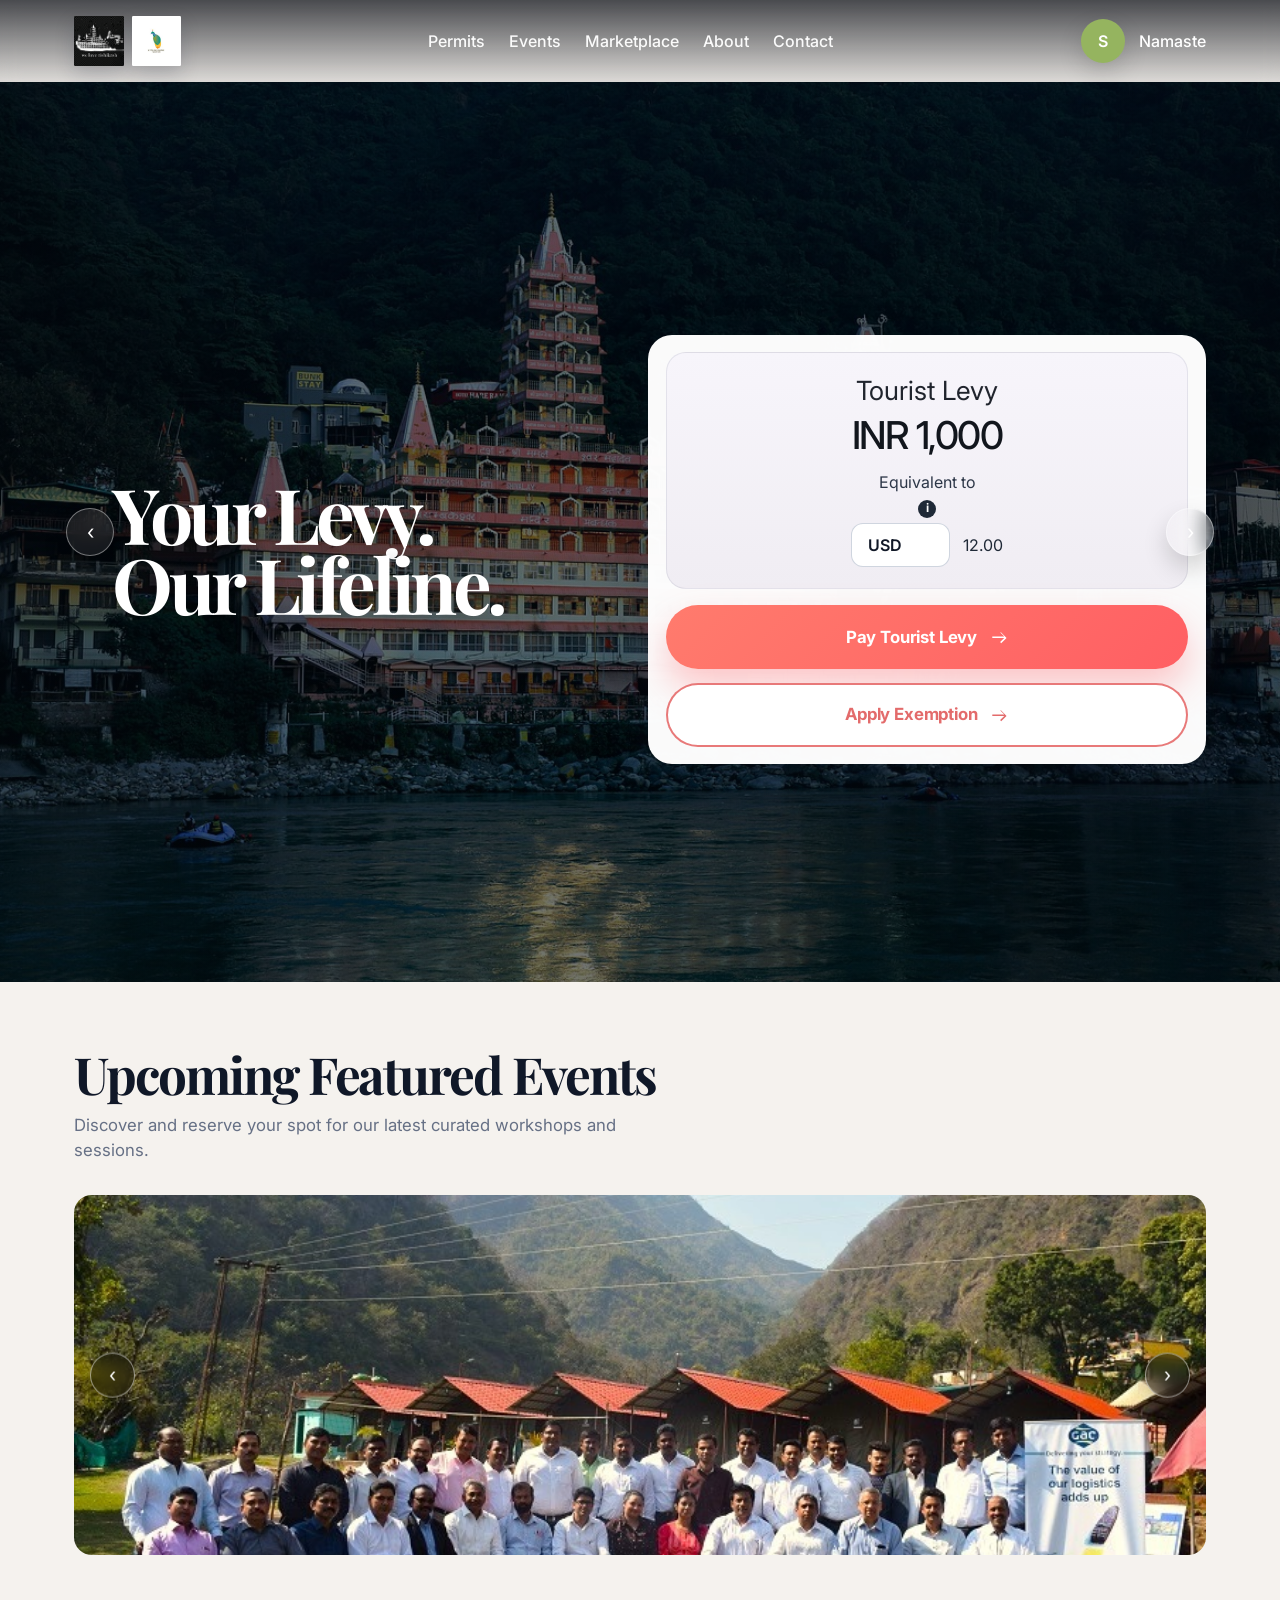
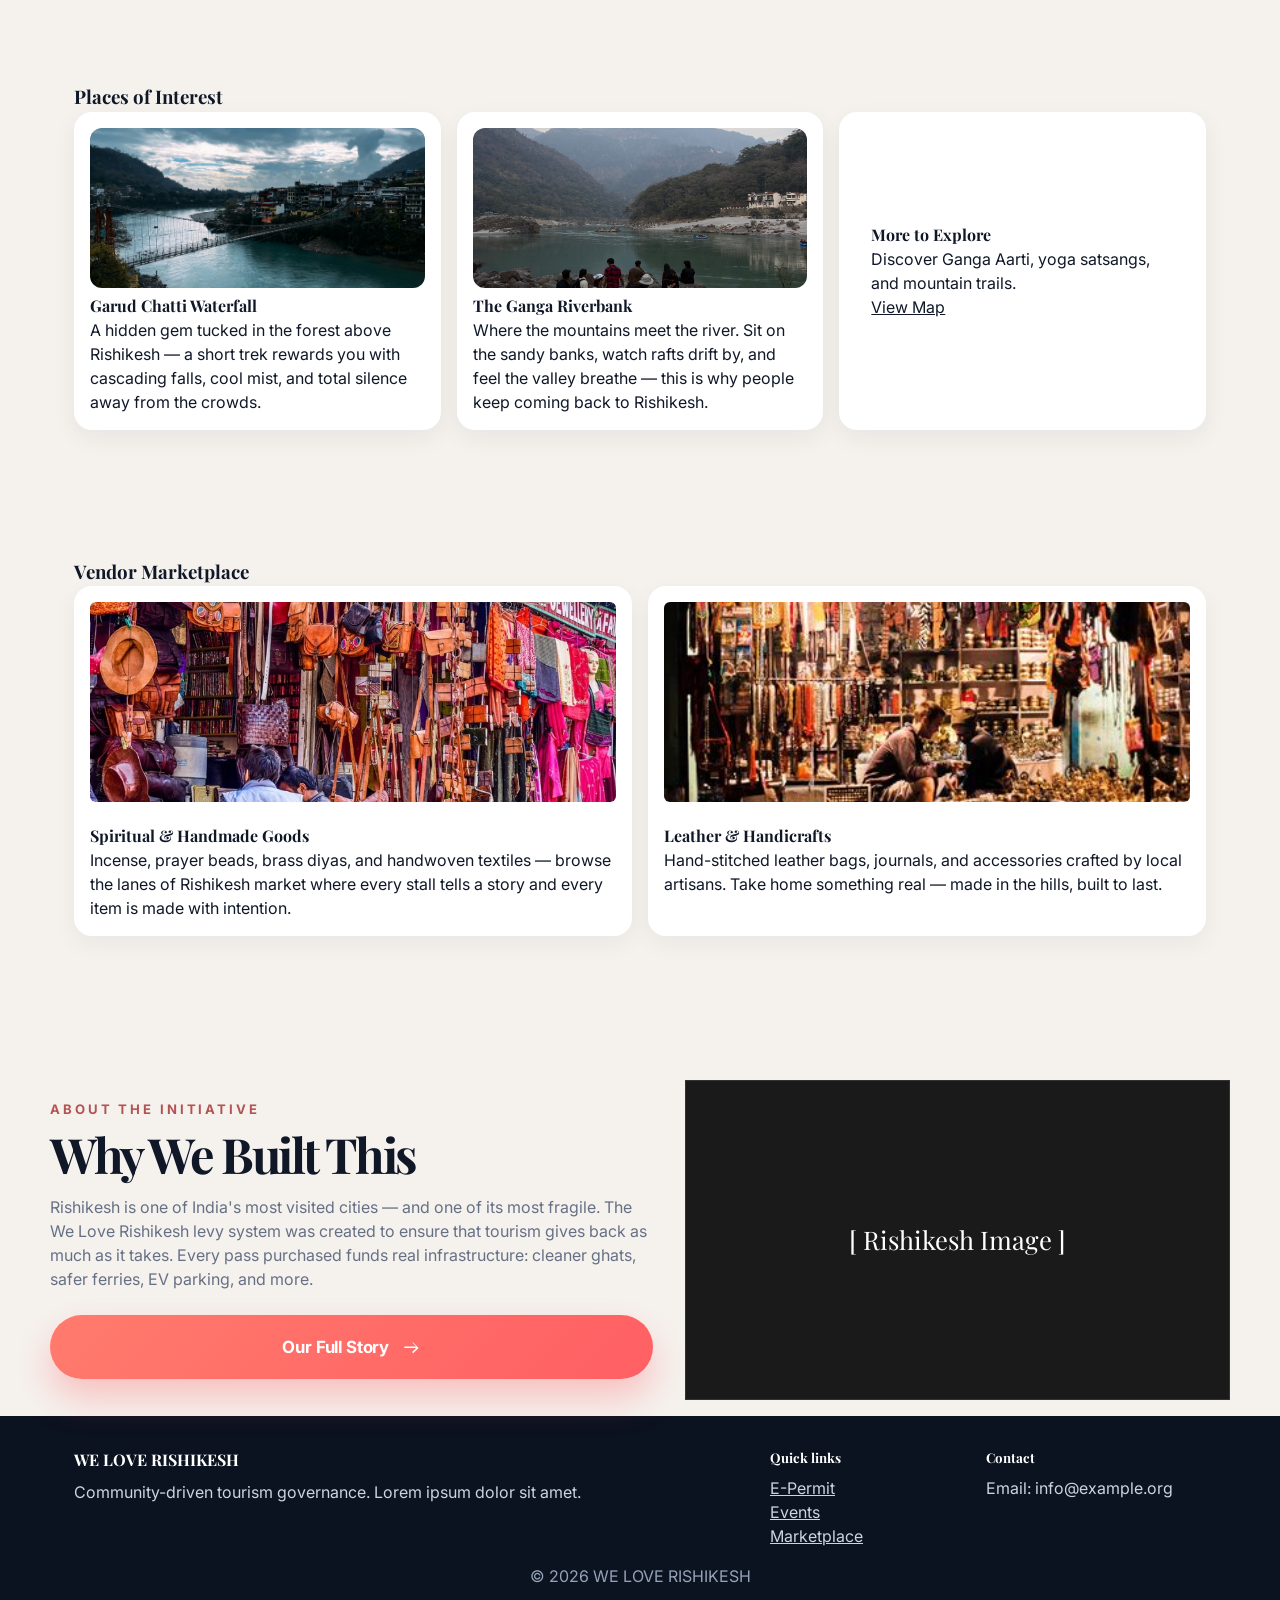
<file: index.html>
<!doctype html>
<html lang="en">
<head>
  <meta charset="utf-8">
  <meta name="viewport" content="width=device-width,initial-scale=1">
  <title>WE LOVE RISHIKESH</title>
  <link rel="stylesheet" href="styles.css">
  <link rel="stylesheet" href="about.css">
</head>
<body>
  <header class="site-header">
    <nav class="nav" aria-label="Primary">
      <a class="brand" href="#top" aria-label="Home">
        <span class="logos" aria-hidden="true">
          <img src="logo 1.png" alt="" class="logo-img">
          <img src="logo 2.jpg" alt="" class="logo-img">
        </span>
      </a>
      <ul class="nav-links">
        <li><a href="#permits">Permits</a></li>
        <li><a href="#events">Events</a></li>
        <li><a href="#marketplace">Marketplace</a></li>
        <li><a href="about.html">About</a></li>
        <li><a href="#contact">Contact</a></li>
      </ul>
      <div class="nav-utility" aria-label="User menu">
        <span class="avatar" aria-hidden="true">S</span>
        <span class="nav-utility__label">Namaste</span>
      </div>
    </nav>
  </header>

  <main>
    <section class="hero" id="top">
      <div class="hero-slides" aria-hidden="true">
        <div class="hero-slide is-active" data-caption="Your Levy. Our Lifeline." style="background-image: url('hero/hero 1.jpg')"></div>
        <div class="hero-slide" data-caption="Protect the Peace. Fund the Flow." style="background-image: url('hero/hero 2.avif')"></div>
        <div class="hero-slide" data-caption="Save the Ganga. Sustain the Valley." style="background-image: url('hero/hero 3.jpg')"></div>
        <div class="hero-slide" data-caption="Guard the Ghats. Guide the Future." style="background-image: url('hero/hero 4.jpg')"></div>
      </div>
      <div class="hero-inner container">
        <button class="hero-nav-button hero-nav-button--left" type="button" aria-label="Previous hero item">
          <span aria-hidden="true">&#8249;</span>
        </button>
        <button class="hero-nav-button hero-nav-button--right" type="button" aria-label="Next hero item">
          <span aria-hidden="true">&#8250;</span>
        </button>

        <div class="hero-copy">
          <h1 class="hero-title is-animating">Your Levy. Our Lifeline.</h1>
        </div>

        <aside class="levy-card" aria-label="Tourist levy payment card">
          <div class="levy-card__panel">
            <p class="levy-card__title">Tourist Levy</p>
            <p class="levy-card__price">INR 1,000</p>
            <div class="levy-card__currency">
              <span class="levy-card__currency-label">Equivalent to</span>
              <span class="levy-card__info" aria-hidden="true">i</span>
              <div class="levy-card__currency-row">
                <select aria-label="Select currency">
                  <option selected>USD</option>
                  <option>EUR</option>
                  <option>AUD</option>
                </select>
                <span class="levy-card__amount">12.00</span>
              </div>
            </div>
          </div>

          <div class="levy-card__actions">
            <button class="action-btn action-btn--solid" type="button" id="openLevyModal">
              <span>Pay Tourist Levy</span>
              <svg viewBox="0 0 24 24" aria-hidden="true"><path d="M13.2 5.6 18.6 11H3v2h15.6l-5.4 5.4L14.6 20l7-7-7-7Z"/></svg>
            </button>
            <a class="action-btn action-btn--outline" href="#exemption">
              <span>Apply Exemption</span>
              <svg viewBox="0 0 24 24" aria-hidden="true"><path d="M13.2 5.6 18.6 11H3v2h15.6l-5.4 5.4L14.6 20l7-7-7-7Z"/></svg>
            </a>
          </div>
        </aside>
      </div>
    </section>

    <section id="events" class="events container">
      <div class="events-header">
        <h2>Upcoming Featured Events</h2>
        <p class="events-subtitle">Discover and reserve your spot for our latest curated workshops and sessions.</p>
      </div>
      <div class="events-slideshow-wrapper">
        <div class="events-slides">
          <div class="event-slide is-active" style="background-image: url('asssests/event 1.jpg')"></div>
          <div class="event-slide" style="background-image: url('asssests/event 2.html')"></div>
          <div class="event-slide" style="background-image: url('asssests/event 3.jpeg')"></div>
        </div>
        <button class="events-nav-button events-nav-button--prev" type="button" aria-label="Previous event">
          <span aria-hidden="true">&#8249;</span>
        </button>
        <button class="events-nav-button events-nav-button--next" type="button" aria-label="Next event">
          <span aria-hidden="true">&#8250;</span>
        </button>
      </div>
    </section>

    <section id="places" class="places container">
      <h3>Places of Interest</h3>
      <div class="places-grid">
        <div class="place-card">
          <img src="assets/waterfall.jpg" alt="Garud Chatti Waterfall">
          <h4>Garud Chatti Waterfall</h4>
          <p>A hidden gem tucked in the forest above Rishikesh — a short trek rewards you with cascading falls, cool mist, and total silence away from the crowds.</p>
        </div>
        <div class="place-card">
          <img src="neem.jpeg" alt="The Ganga at Rishikesh">
          <h4>The Ganga Riverbank</h4>
          <p>Where the mountains meet the river. Sit on the sandy banks, watch rafts drift by, and feel the valley breathe — this is why people keep coming back to Rishikesh.</p>
        </div>
        <div class="place-card">
          <div class="place-slate">
            <h4>More to Explore</h4>
            <p>Discover Ganga Aarti, yoga satsangs, and mountain trails.</p>
            <a class="link" href="#map">View Map</a>
          </div>
        </div>
      </div>
    </section>

    <section id="marketplace" class="marketplace container">
      <h3>Vendor Marketplace</h3>
      <div class="market-grid">
        <div class="market-card">
          <img src="vendor 1.webp" alt="Local Bazaar" style="width:100%; height:200px; object-fit:cover; border-radius:6px; margin-bottom:1rem;">
          <h4>Spiritual & Handmade Goods</h4>
          <p>Incense, prayer beads, brass diyas, and handwoven textiles — browse the lanes of Rishikesh market where every stall tells a story and every item is made with intention.</p>
        </div>
        <div class="market-card">
          <img src="vendor 2.jpg" alt="Leather & Handicrafts" style="width:100%; height:200px; object-fit:cover; border-radius:6px; margin-bottom:1rem;">
          <h4>Leather & Handicrafts</h4>
          <p>Hand-stitched leather bags, journals, and accessories crafted by local artisans. Take home something real — made in the hills, built to last.</p>
        </div>
      </div>
    </section>

    
    <section id="about" class="about-preview container">
      <div class="about-preview__inner">
        <div class="about-preview__text">
          <p class="eyebrow">About the Initiative</p>
          <h2>Why We Built This</h2>
          <p>Rishikesh is one of India's most visited cities — and one of its most fragile. The We Love Rishikesh levy system was created to ensure that tourism gives back as much as it takes. Every pass purchased funds real infrastructure: cleaner ghats, safer ferries, EV parking, and more.</p>
          <a href="about.html" class="action-btn action-btn--solid">
            <span>Our Full Story</span>
            <svg viewBox="0 0 24 24" aria-hidden="true">
              <path d="M13.2 5.6 18.6 11H3v2h15.6l-5.4 5.4L14.6 20l7-7-7-7Z"></path>
            </svg>
          </a>
        </div>
        <div class="about-preview__image">
          <div class="about-preview__placeholder">[ Rishikesh Image ]</div>
        </div>
      </div>
    </section>

  </main>

  <div class="levy-modal" id="levyModal" role="dialog" aria-modal="true" aria-labelledby="levyModalTitle" hidden>
    <div class="levy-modal__backdrop" data-close-modal="true"></div>
    <div class="levy-modal__dialog" role="document">
      <button class="levy-modal__close" type="button" id="closeLevyModal" aria-label="Close tourist levy form">&times;</button>

      <div class="levy-modal__grid">
        <section class="levy-modal__column">
          <h2 id="levyModalTitle" class="levy-modal__heading">Tourist Levy Form</h2>

          <div class="tl-amount-box">
            <span>Total Amount</span>
            <strong>INR 1,000</strong>
          </div>

          <div class="tl-conversion">
            <div class="tl-conversion__row">
              <span>Equivalent to</span>
              <select aria-label="Select conversion currency">
                <option selected>USD</option>
                <option>EUR</option>
                <option>AUD</option>
              </select>
              <strong>12.00</strong>
            </div>
            <p class="tl-conversion__note"><em>* Final amount may vary based on live exchange rates and issuer fees.</em></p>
          </div>

          <div class="tl-payment-methods">
            <div class="tl-payment-methods__head">
              <h3>Choose Payment Method</h3>
              <span class="tl-secure-pill">
                <svg viewBox="0 0 24 24" aria-hidden="true"><path d="M12 2 4 5v6c0 5.25 3.4 10.24 8 11.95 4.6-1.71 8-6.7 8-11.95V5l-8-3Zm0 3.2 5 1.88V11c0 3.95-2.42 7.72-5 9.2-2.58-1.48-5-5.25-5-9.2V7.08l5-1.88Zm-1.2 9.3-2.1-2.1-1.7 1.7 3.8 3.8 6.2-6.2-1.7-1.7-4.5 4.5Z"/></svg>
                <span>Payment Securely</span>
              </span>
            </div>

            <div class="tl-method-list" role="radiogroup" aria-label="Payment method">
              <label class="tl-method-option">
                <input type="radio" name="payment-method" checked>
                <span class="tl-method-option__body">
                  <span class="tl-method-option__radio"></span>
                  <span class="tl-method-option__meta">
                    <strong>Credit / Debit Card</strong>
                    <small>Visa, Mastercard, JCB, Amex</small>
                  </span>
                  <span class="tl-method-option__logos" aria-hidden="true">
                    <span class="logo-chip">VISA</span>
                    <span class="logo-chip">MC</span>
                    <span class="logo-chip">JCB</span>
                  </span>
                </span>
              </label>

              <label class="tl-method-option">
                <input type="radio" name="payment-method">
                <span class="tl-method-option__body">
                  <span class="tl-method-option__radio"></span>
                  <span class="tl-method-option__meta">
                    <strong>UPI</strong>
                    <small>Pay with UPI apps and ID</small>
                  </span>
                  <span class="tl-method-option__logos" aria-hidden="true">
                    <span class="logo-chip logo-chip--upi">UPI</span>
                  </span>
                </span>
              </label>
            </div>
          </div>

          <p class="tl-legal">By proceeding, you agree to the WE LOVE RISHIKESH Application policies and provincial tourism levy regulations.</p>
        </section>

        <section class="levy-modal__column">
          <h3 class="levy-modal__heading">Your Identity</h3>

          <form class="tl-form" novalidate>
            <label class="tl-field">
              <span class="tl-field__label">First / Given Names <span class="tl-help">?</span></span>
              <input type="text" placeholder="Enter your first and given names">
            </label>

            <label class="tl-field">
              <span class="tl-field__label">Last Name (Surname) <span class="tl-help">?</span></span>
              <input type="text" placeholder="Enter your surname">
            </label>

            <label class="tl-field">
              <span class="tl-field__label">Email</span>
              <input type="email" placeholder="you@example.com">
              <small>* Your Levy Voucher will be sent to your Email.</small>
            </label>

            <label class="tl-field">
              <span class="tl-field__label">Aadhar Number</span>
              <input type="text" placeholder="Enter your Aadhar number">
            </label>

            <label class="tl-field">
              <span class="tl-field__label">State</span>
              <input type="text" placeholder="Enter state">
            </label>

            <label class="tl-field">
              <span class="tl-field__label">Arrival Date</span>
              <input type="date" id="arrival-date" name="arrival-date" min="">
            </label>

            <label class="tl-field">
              <span class="tl-field__label">Departure Date</span>
              <input type="date" id="departure-date" name="departure-date" min="">
            </label>

            <div class="tl-captcha" aria-label="Turnstile verification">
              <div class="tl-captcha__check">✓</div>
              <div>
                <strong>Success!</strong>
                <p>Cloudflare Turnstile verified</p>
              </div>
            </div>

            <p class="tl-submit-note">By submitting, you agree to the Terms and Conditions and Privacy Policy.</p>
            <button type="submit" class="tl-submit">Submit <span aria-hidden="true">&#8250;</span></button>
          </form>
        </section>
      </div>
    </div>
  </div>

  <footer class="site-footer">
    <div class="container footer-grid">
      <div>
        <h4>WE LOVE RISHIKESH</h4>
        <p>Community-driven tourism governance. Lorem ipsum dolor sit amet.</p>
      </div>
      <div>
        <h5>Quick links</h5>
        <ul>
          <li><a href="#permits">E-Permit</a></li>
          <li><a href="#events">Events</a></li>
          <li><a href="#marketplace">Marketplace</a></li>
        </ul>
      </div>
      <div>
        <h5>Contact</h5>
        <p>Email: info@example.org</p>
      </div>
    </div>
    <div class="copyright">© 2026 WE LOVE RISHIKESH</div>
  </footer>

  <script>
    const heroSlides = Array.from(document.querySelectorAll('.hero-slide'));
    const heroTitle = document.querySelector('.hero-title');
    const previousButton = document.querySelector('.hero-nav-button--left');
    const nextButton = document.querySelector('.hero-nav-button--right');
    const openLevyModalButton = document.querySelector('#openLevyModal');
    const closeLevyModalButton = document.querySelector('#closeLevyModal');
    const levyModal = document.querySelector('#levyModal');
    let activeIndex = 0;

    function animateTitle(text) {
      if (!heroTitle) return;
      heroTitle.classList.remove('is-animating');
      heroTitle.textContent = text;
      void heroTitle.offsetWidth;
      heroTitle.classList.add('is-animating');
    }

    function showSlide(index) {
      activeIndex = index;
      heroSlides.forEach((slide, slideIndex) => {
        slide.classList.toggle('is-active', slideIndex === activeIndex);
      });
      animateTitle(heroSlides[activeIndex].dataset.caption || '');
    }

    function nextSlide() {
      showSlide((activeIndex + 1) % heroSlides.length);
    }

    function previousSlide() {
      showSlide((activeIndex - 1 + heroSlides.length) % heroSlides.length);
    }

    if (previousButton) {
      previousButton.addEventListener('click', () => { previousSlide(); resetHeroAutoplay(); });
    }

    if (nextButton) {
      nextButton.addEventListener('click', () => { nextSlide(); resetHeroAutoplay(); });
    }

    // Autoplay for hero slides: advance every 8 seconds
    let heroInterval = null;
    function startHeroAutoplay() {
      if (heroInterval) return;
      heroInterval = setInterval(nextSlide, 8000);
    }
    function stopHeroAutoplay() {
      if (!heroInterval) return;
      clearInterval(heroInterval);
      heroInterval = null;
    }
    function resetHeroAutoplay() {
      stopHeroAutoplay();
      startHeroAutoplay();
    }

    // Pause autoplay when tab is not visible to save resources
    document.addEventListener('visibilitychange', () => {
      if (document.hidden) stopHeroAutoplay(); else startHeroAutoplay();
    });

    // Start autoplay on load
    startHeroAutoplay();

    function openLevyModal() {
      if (!levyModal) return;
      levyModal.hidden = false;
      document.body.classList.add('modal-open');
    }

    function closeLevyModal() {
      if (!levyModal) return;
      levyModal.hidden = true;
      document.body.classList.remove('modal-open');
    }

    if (openLevyModalButton) {
      openLevyModalButton.addEventListener('click', openLevyModal);
    }

    if (closeLevyModalButton) {
      closeLevyModalButton.addEventListener('click', closeLevyModal);
    }

    if (levyModal) {
      levyModal.addEventListener('click', (event) => {
        if (event.target instanceof HTMLElement && event.target.dataset.closeModal === 'true') {
          closeLevyModal();
        }
      });
    }

    document.addEventListener('keydown', (event) => {
      if (event.key === 'Escape') {
        closeLevyModal();
      }
    });

    // Events slideshow logic
    const eventSlides = Array.from(document.querySelectorAll('.event-slide'));
    const eventNavPrev = document.querySelector('.events-nav-button--prev');
    const eventNavNext = document.querySelector('.events-nav-button--next');
    let activeEventIndex = 0;

    function showEventSlide(index) {
      activeEventIndex = index % eventSlides.length;
      eventSlides.forEach((slide, slideIndex) => {
        slide.classList.toggle('is-active', slideIndex === activeEventIndex);
      });
    }

    function nextEventSlide() {
      showEventSlide(activeEventIndex + 1);
    }

    function previousEventSlide() {
      showEventSlide((activeEventIndex - 1 + eventSlides.length) % eventSlides.length);
    }

    if (eventNavPrev) {
      eventNavPrev.addEventListener('click', previousEventSlide);
    }

    if (eventNavNext) {
      eventNavNext.addEventListener('click', nextEventSlide);
    }

    const today = new Date().toISOString().split('T')[0];
    document.getElementById('arrival-date').min = today;

    document.getElementById('arrival-date').addEventListener('change', function() {
      const arrVal = this.value;
      if (arrVal) {
        const nextDay = new Date(arrVal);
        nextDay.setDate(nextDay.getDate() + 1);
        document.getElementById('departure-date').min = nextDay.toISOString().split('T')[0];
        document.getElementById('departure-date').value = '';
      }
    });

    const levyForm = document.querySelector('.tl-form');
    if (levyForm) {
      levyForm.addEventListener('submit', function(e) {
        e.preventDefault();
        const inputs = levyForm.querySelectorAll('input[type="text"], input[type="email"]');
        const fn = inputs[0]?.value.trim() || '';
        const ln = inputs[1]?.value.trim() || '';
        const em = inputs[2]?.value.trim() || '';
        const ad = inputs[3]?.value.trim() || '';
        const st = inputs[4]?.value.trim() || '';
        const arrivalValue = document.getElementById('arrival-date').value;
        const departureValue = document.getElementById('departure-date').value;
        const arrDate = new Date(arrivalValue);
        const depDate = new Date(departureValue);
        const diffTime = depDate - arrDate;
        const numDays = Math.ceil(diffTime / (1000 * 60 * 60 * 24));

        if (!arrivalValue || !departureValue) {
          alert('Please select both arrival and departure dates.');
          return;
        }
        if (numDays < 1) {
          alert('Departure date must be after arrival date.');
          return;
        }

        const arrParts = arrivalValue.split('-');
        const arrFormatted = arrParts[2] + '/' + arrParts[1] + '/' + arrParts[0];
        const depParts = departureValue.split('-');
        const depFormatted = depParts[2] + '/' + depParts[1] + '/' + depParts[0];
        const id = 'WLR-' + Math.random().toString(36).substring(2,8).toUpperCase();
        const params = new URLSearchParams({
          fn, ln, em, st,
          ar: arrFormatted,
          dep: depFormatted,
          dy: numDays,
          id
        });
        window.location.href = 'confirm.html?' + params.toString();
      });
    }

    showSlide(0);
  </script>

</body>
</html>
</file>
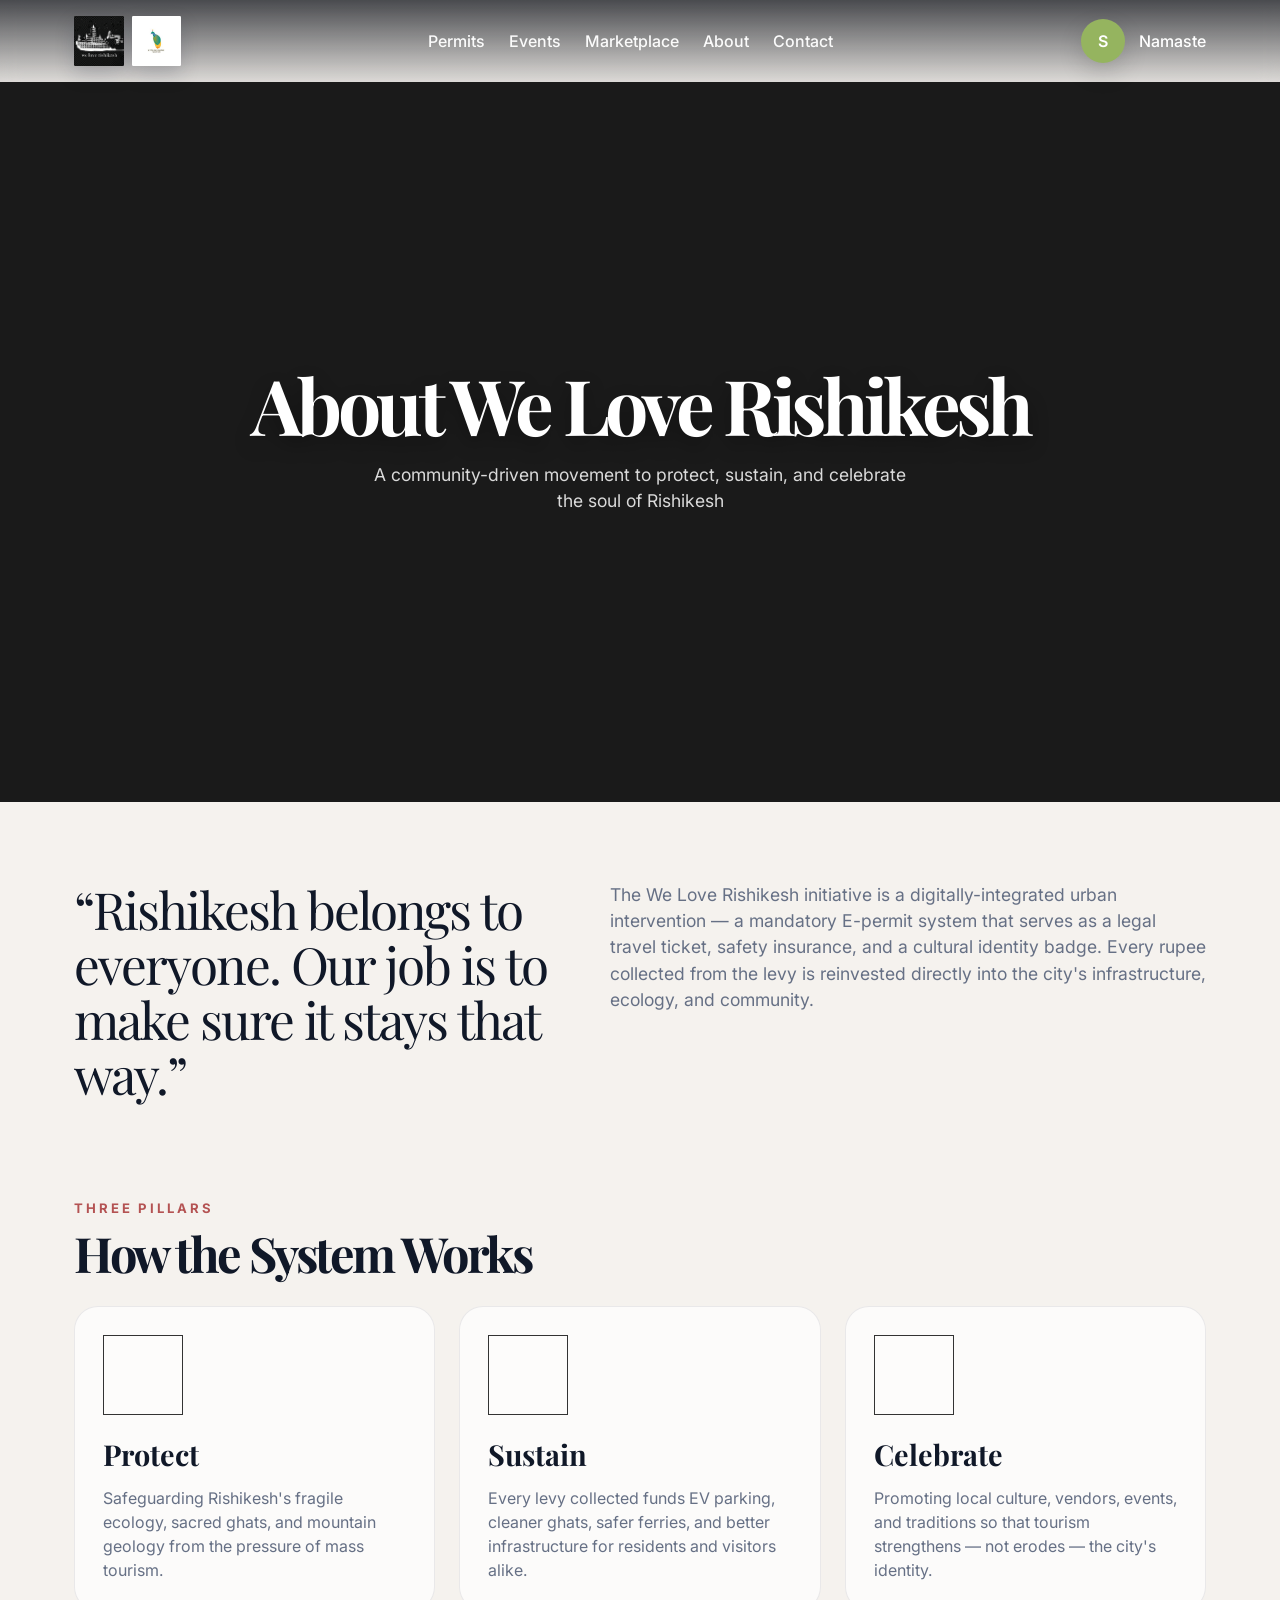
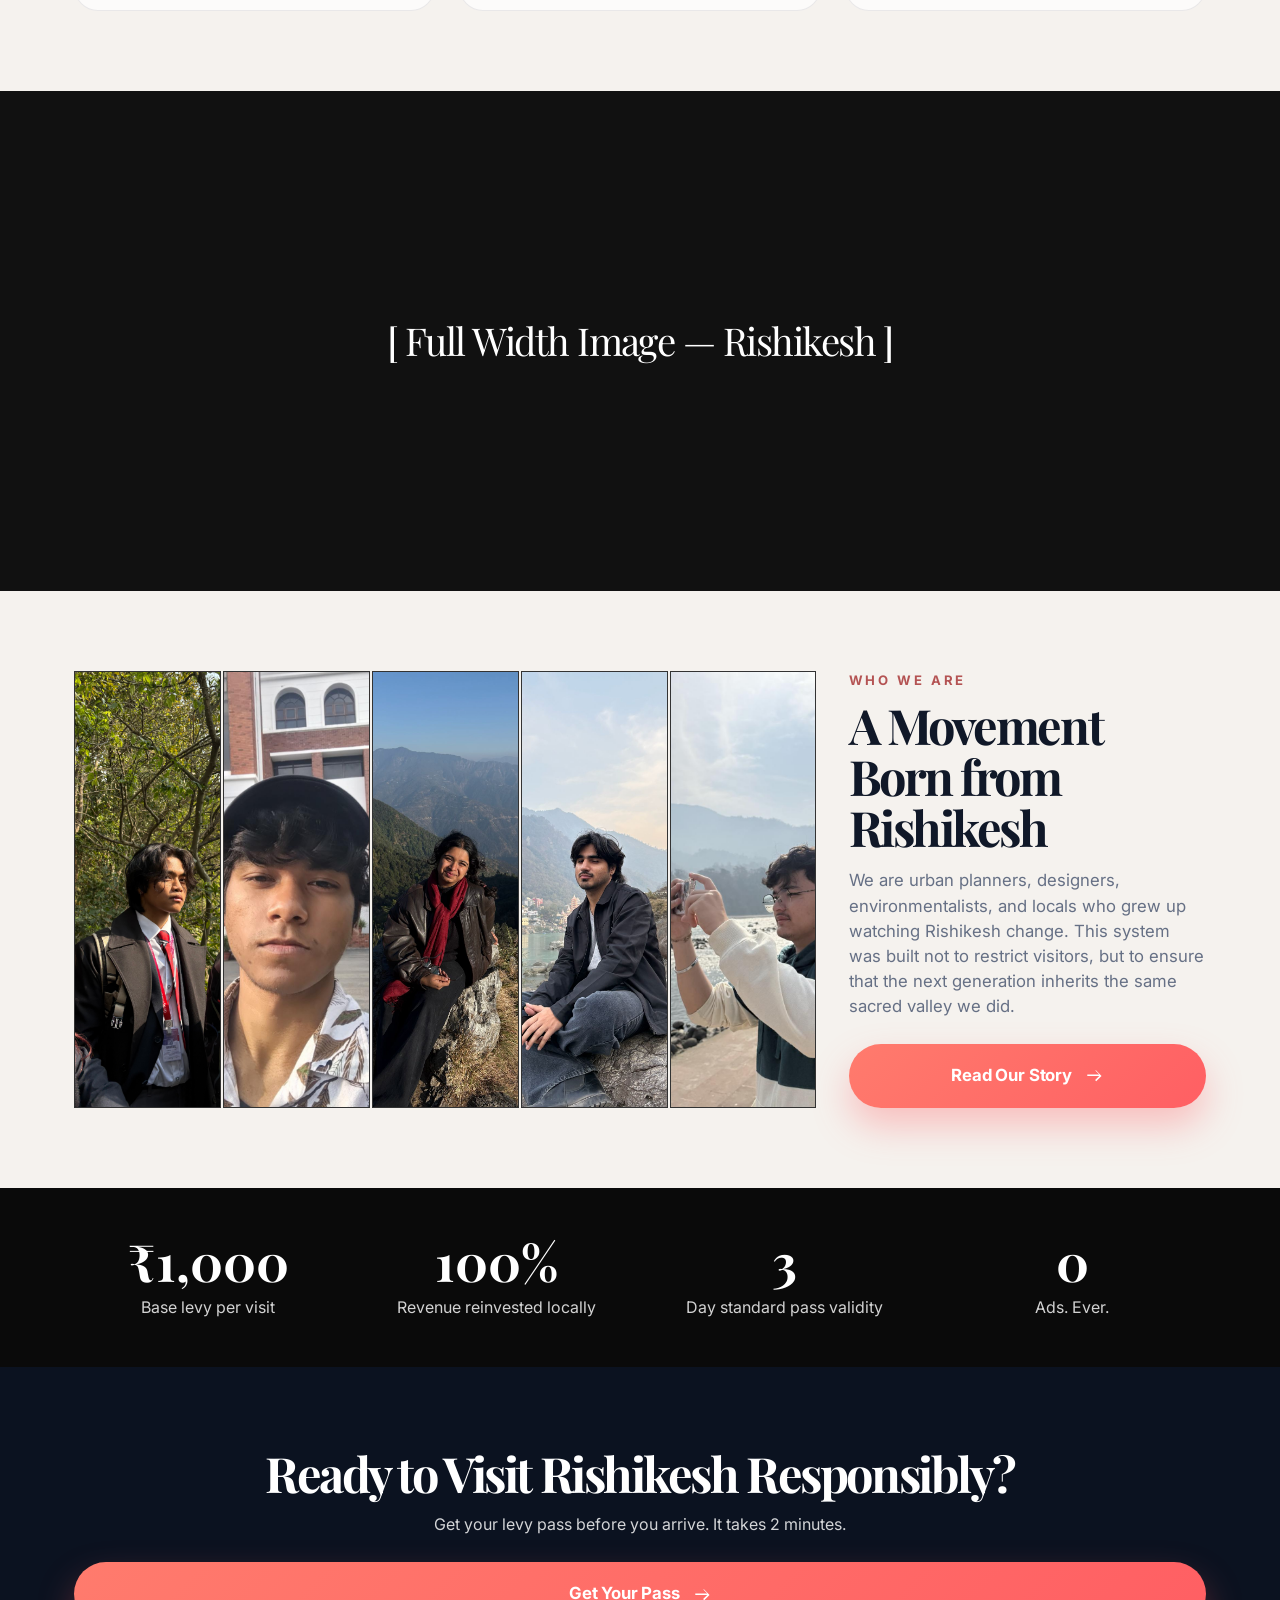
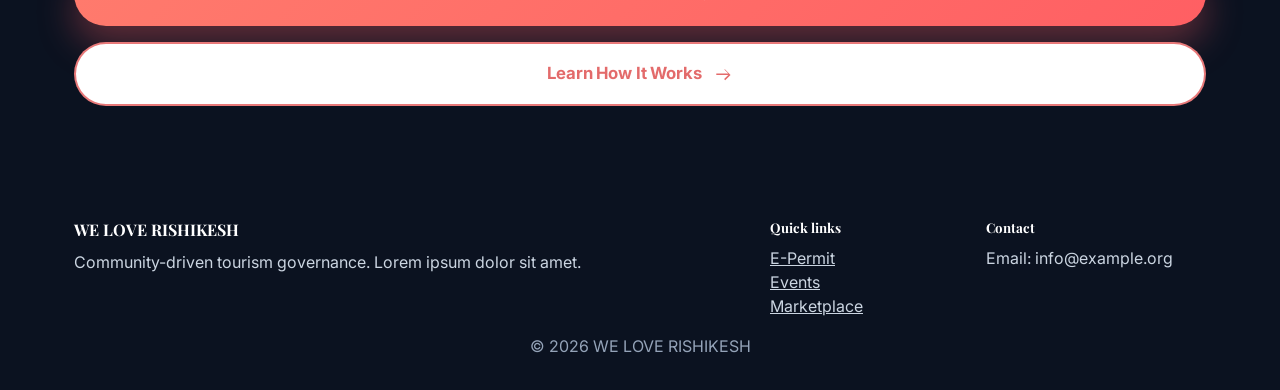
<file: about.html>
<!doctype html>
<html lang="en">
<head>
  <meta charset="utf-8">
  <meta name="viewport" content="width=device-width,initial-scale=1">
  <title>About We Love Rishikesh</title>
  <link rel="stylesheet" href="styles.css">
  <link rel="stylesheet" href="about.css">
</head>
<body>
  <header class="site-header">
    <nav class="nav" aria-label="Primary">
      <a class="brand" href="#top" aria-label="Home">
        <span class="logos" aria-hidden="true">
          <img src="logo 1.png" alt="" class="logo-img">
          <img src="logo 2.jpg" alt="" class="logo-img">
        </span>
      </a>
      <ul class="nav-links">
        <li><a href="index.html#permits">Permits</a></li>
        <li><a href="#events">Events</a></li>
        <li><a href="#marketplace">Marketplace</a></li>
        <li><a href="about.html">About</a></li>
        <li><a href="#contact">Contact</a></li>
      </ul>
      <div class="nav-utility" aria-label="User menu">
        <span class="avatar" aria-hidden="true">S</span>
        <span class="nav-utility__label">Namaste</span>
      </div>
    </nav>
  </header>

  <main>
    <section class="hero about-hero" id="top">
      <div class="about-hero__inner container">
        <div class="hero-copy about-hero__copy">
          <h1 class="hero-title is-animating">About We Love Rishikesh</h1>
          <p class="about-hero__subheading">A community-driven movement to protect, sustain, and celebrate the soul of Rishikesh</p>
        </div>
      </div>
    </section>

    <section class="about-mission">
      <div class="container about-mission__grid">
        <div class="about-mission__quote">
          <p>“Rishikesh belongs to everyone. Our job is to make sure it stays that way.”</p>
        </div>
        <div class="about-mission__body">
          <p>The We Love Rishikesh initiative is a digitally-integrated urban intervention — a mandatory E-permit system that serves as a legal travel ticket, safety insurance, and a cultural identity badge. Every rupee collected from the levy is reinvested directly into the city's infrastructure, ecology, and community.</p>
        </div>
      </div>
    </section>

    <section class="about-pillars">
      <div class="container">
        <div class="about-section-head">
          <p class="eyebrow">Three Pillars</p>
          <h2>How the System Works</h2>
        </div>
        <div class="about-pillars__grid">
          <article class="about-pillar-card">
            <div class="about-pillar-card__icon" aria-hidden="true"></div>
            <h3>Protect</h3>
            <p>Safeguarding Rishikesh's fragile ecology, sacred ghats, and mountain geology from the pressure of mass tourism.</p>
          </article>
          <article class="about-pillar-card">
            <div class="about-pillar-card__icon" aria-hidden="true"></div>
            <h3>Sustain</h3>
            <p>Every levy collected funds EV parking, cleaner ghats, safer ferries, and better infrastructure for residents and visitors alike.</p>
          </article>
          <article class="about-pillar-card">
            <div class="about-pillar-card__icon" aria-hidden="true"></div>
            <h3>Celebrate</h3>
            <p>Promoting local culture, vendors, events, and traditions so that tourism strengthens — not erodes — the city's identity.</p>
          </article>
        </div>
      </div>
    </section>

    <section class="about-imagestrip">
      <div class="about-imagestrip__placeholder">[ Full Width Image — Rishikesh ]</div>
    </section>

    <section class="about-team">
      <div class="container about-team__grid">
        <div class="about-team__cards" aria-label="Team member cards">
          <article class="about-team-card">
            <div class="about-team-card__media">
              <img class="about-team-card__photo" src="member1.jpeg" alt="Pratiksh Gurung">
              <h3 class="about-team-card__name">Pratiksh Gurung</h3>
            </div>
          </article>
          <article class="about-team-card">
            <div class="about-team-card__media">
              <img class="about-team-card__photo" src="member2.jpeg" alt="Samarth Rana">
              <h3 class="about-team-card__name">Samarth Rana</h3>
            </div>
          </article>
          <article class="about-team-card">
            <div class="about-team-card__media">
              <img class="about-team-card__photo" src="member3.jpeg" alt="Swastika Khatri">
              <h3 class="about-team-card__name">Swastika Khatri</h3>
            </div>
          </article>
          <article class="about-team-card">
            <div class="about-team-card__media">
              <img class="about-team-card__photo" src="member4.jpeg" alt="Aditya Joshi">
              <h3 class="about-team-card__name">Aditya Joshi</h3>
            </div>
          </article>
          <article class="about-team-card">
            <div class="about-team-card__media">
              <img class="about-team-card__photo" src="member%205.jpeg" alt="Shivam Singh">
              <h3 class="about-team-card__name">Shivam Singh</h3>
            </div>
          </article>
        </div>
        <div class="about-team__content">
          <p class="eyebrow">WHO WE ARE</p>
          <h2>A Movement Born from Rishikesh</h2>
          <p>We are urban planners, designers, environmentalists, and locals who grew up watching Rishikesh change. This system was built not to restrict visitors, but to ensure that the next generation inherits the same sacred valley we did.</p>
          <a href="#" class="action-btn action-btn--solid">
            <span>Read Our Story</span>
            <svg viewBox="0 0 24 24" aria-hidden="true"><path d="M13.2 5.6 18.6 11H3v2h15.6l-5.4 5.4L14.6 20l7-7-7-7Z"></path></svg>
          </a>
        </div>
      </div>
    </section>

    <section class="about-stats">
      <div class="container about-stats__grid">
        <article class="about-stat">
          <strong>₹1,000</strong>
          <span>Base levy per visit</span>
        </article>
        <article class="about-stat">
          <strong>100%</strong>
          <span>Revenue reinvested locally</span>
        </article>
        <article class="about-stat">
          <strong>3</strong>
          <span>Day standard pass validity</span>
        </article>
        <article class="about-stat">
          <strong>0</strong>
          <span>Ads. Ever.</span>
        </article>
      </div>
    </section>

    <section class="about-cta">
      <div class="container about-cta__inner">
        <h2>Ready to Visit Rishikesh Responsibly?</h2>
        <p>Get your levy pass before you arrive. It takes 2 minutes.</p>
        <div class="about-cta__actions">
          <a href="index.html#top" class="action-btn action-btn--solid">
            <span>Get Your Pass</span>
            <svg viewBox="0 0 24 24" aria-hidden="true"><path d="M13.2 5.6 18.6 11H3v2h15.6l-5.4 5.4L14.6 20l7-7-7-7Z"></path></svg>
          </a>
          <a href="index.html#permits" class="action-btn action-btn--outline">
            <span>Learn How It Works</span>
            <svg viewBox="0 0 24 24" aria-hidden="true"><path d="M13.2 5.6 18.6 11H3v2h15.6l-5.4 5.4L14.6 20l7-7-7-7Z"></path></svg>
          </a>
        </div>
      </div>
    </section>
  </main>

  <footer class="site-footer">
    <div class="container footer-grid">
      <div>
        <h4>WE LOVE RISHIKESH</h4>
        <p>Community-driven tourism governance. Lorem ipsum dolor sit amet.</p>
      </div>
      <div>
        <h5>Quick links</h5>
        <ul>
          <li><a href="#permits">E-Permit</a></li>
          <li><a href="#events">Events</a></li>
          <li><a href="#marketplace">Marketplace</a></li>
        </ul>
      </div>
      <div>
        <h5>Contact</h5>
        <p>Email: info@example.org</p>
      </div>
    </div>
    <div class="copyright">© 2026 WE LOVE RISHIKESH</div>
  </footer>
</body>
</html>
</file>
<file: styles.css>
@import url('https://fonts.googleapis.com/css2?family=Inter:wght@400;500;600;700;800&family=Playfair+Display:wght@600;700;800&display=swap');

:root {
  --bg: #f5f2ee;
  --surface: #ffffff;
  --surface-soft: #f3eff7;
  --text: #101828;
  --muted: #667085;
  --white: #ffffff;
  --coral: #ff6b6b;
  --coral-dark: #ef5350;
  --coral-border: rgba(255, 107, 107, 0.42);
  --shadow: 0 24px 64px rgba(15, 23, 42, 0.22);
  --container: 1180px;
}

* {
  box-sizing: border-box;
  margin: 0;
  padding: 0;
}

html {
  scroll-behavior: smooth;
  background: #06111f;
}

body {
  font-family: 'Inter', system-ui, -apple-system, BlinkMacSystemFont, sans-serif;
  line-height: 1.5;
  color: var(--text);
  background: var(--bg);
  margin: 0;
  min-height: 100vh;
}

/* Headings use Playfair Display for a consistent display serif */
h1, h2, h3, h4, h5, h6,
.hero-title,
.events-header h2,
.about-section-head h2,
.about-team__content h2,
.about-cta h2,
.about-preview__text h2 {
  font-family: 'Playfair Display', Georgia, serif;
}

a {
  color: inherit;
}

button,
select,
input {
  font: inherit;
}

.container {
  max-width: var(--container);
  margin: 0 auto;
  padding: 0 1.5rem;
}

.site-header {
  position: sticky;
  top: 0;
  z-index: 1000;
  background: linear-gradient(180deg, rgba(7, 10, 17, 0.72), rgba(7, 10, 17, 0.1));
  backdrop-filter: blur(10px);
}

.nav {
  max-width: var(--container);
  margin: 0 auto;
  padding: 1rem 1.5rem;
  display: flex;
  align-items: center;
  justify-content: space-between;
  gap: 1.25rem;
}

.brand {
  display: inline-flex;
  align-items: center;
  text-decoration: none;
  color: var(--white);
}

.logos {
  display: inline-flex;
  align-items: center;
  gap: 0.5rem;
}

.logo-img {
  width: 3.1rem;
  height: 3.1rem;
  object-fit: cover;
  border-radius: 0.08rem;
  background: #fff;
  box-shadow: 0 8px 20px rgba(15, 23, 42, 0.18);
}

.nav-links {
  list-style: none;
  display: flex;
  align-items: center;
  gap: 1.5rem;
  flex-wrap: wrap;
  justify-content: center;
}

.nav-links a {
  color: rgba(255, 255, 255, 0.96);
  text-decoration: none;
  font-size: 1rem;
  font-weight: 500;
  transition: opacity 0.2s ease;
}

.nav-links a:hover {
  opacity: 0.75;
}

.nav-utility {
  display: inline-flex;
  align-items: center;
  gap: 0.9rem;
  color: var(--white);
  font-weight: 500;
  white-space: nowrap;
}

.avatar {
  width: 2.75rem;
  height: 2.75rem;
  border-radius: 999px;
  display: inline-flex;
  align-items: center;
  justify-content: center;
  background: #95b45f;
  color: #ffffff;
  font-weight: 600;
  box-shadow: 0 10px 24px rgba(0, 0, 0, 0.15);
}

.hero {
  position: relative;
  min-height: calc(100vh - 0px);
  overflow: clip;
  background: #06111f;
}

.hero-slides {
  position: absolute;
  inset: 0;
}

.hero-slide {
  position: absolute;
  inset: 0;
  opacity: 0;
  transform: scale(1.03);
  background-size: cover;
  background-position: center center;
  transition: opacity 0.8s ease;
}

.hero-slide::after {
  content: '';
  position: absolute;
  inset: 0;
  background:
    linear-gradient(180deg, rgba(1, 7, 14, 0.52), rgba(1, 7, 14, 0.48)),
    linear-gradient(90deg, rgba(3, 9, 16, 0.32) 0%, rgba(3, 9, 16, 0.12) 35%, rgba(3, 9, 16, 0.28) 100%);
}

.hero-slide.is-active {
  opacity: 1;
}

.hero-inner.container {
  position: relative;
  z-index: 1;
  min-height: 100vh;
  display: grid;
  grid-template-columns: minmax(0, 1.25fr) minmax(340px, 558px);
  align-items: center;
  gap: clamp(1.5rem, 4vw, 4rem);
  padding-top: clamp(4.5rem, 8vh, 5.5rem);
  padding-bottom: clamp(2rem, 4vh, 3rem);
}

.hero-nav-button {
  position: absolute;
  top: 50%;
  transform: translateY(-50%);
  width: 3rem;
  height: 3rem;
  border-radius: 999px;
  border: 1px solid rgba(255, 255, 255, 0.4);
  background: rgba(255, 255, 255, 0.08);
  color: #ffffff;
  display: inline-flex;
  align-items: center;
  justify-content: center;
  cursor: pointer;
  backdrop-filter: blur(10px);
  box-shadow: 0 12px 24px rgba(0, 0, 0, 0.16);
}

.hero-nav-button--left {
  left: 1rem;
}

.hero-nav-button--right {
  right: 1rem;
}

.hero-nav-button span {
  font-size: 1.25rem;
  line-height: 1;
}

.hero-copy {
  color: var(--white);
  max-width: 44rem;
  align-self: center;
  padding-left: clamp(1rem, 3vw, 2.5rem);
}

.hero-copy h1 {
  font-family: 'Playfair Display', Georgia, serif;
  font-size: clamp(3.8rem, 6vw, 6.15rem);
  line-height: 0.92;
  letter-spacing: -0.06em;
  font-weight: 700;
  max-width: 10ch;
  text-wrap: balance;
  text-shadow: 0 8px 20px rgba(0, 0, 0, 0.32);
}

.hero-title {
  display: inline-block;
}

.hero-title.is-animating {
  animation: heroTitleRise 0.72s cubic-bezier(0.22, 1, 0.36, 1) both;
}

@keyframes heroTitleRise {
  from {
    opacity: 0;
    transform: translateY(1.15rem);
  }
  to {
    opacity: 1;
    transform: translateY(0);
  }
}

.levy-card {
  justify-self: end;
  width: min(100%, 560px);
  padding: 1.1rem;
  border-radius: 24px;
  background: rgba(255, 255, 255, 0.98);
  box-shadow: var(--shadow);
  color: var(--text);
}

.levy-card__panel {
  border-radius: 20px;
  background: linear-gradient(180deg, #f7f5fb 0%, #f0edf3 100%);
  border: 1px solid rgba(139, 145, 165, 0.18);
  padding: 1.45rem 1.5rem 1.35rem;
  text-align: center;
}

.levy-card__title {
  font-size: 1.65rem;
  line-height: 1.1;
  color: #20242d;
  margin-bottom: 0.65rem;
}

.levy-card__price {
  font-size: clamp(2.1rem, 3vw, 2.85rem);
  line-height: 1;
  font-weight: 500;
  letter-spacing: -0.04em;
  color: #12161d;
  margin-bottom: 1rem;
}

.levy-card__currency {
  display: flex;
  flex-direction: column;
  align-items: center;
  gap: 0.35rem;
}

.levy-card__currency-row {
  display: inline-flex;
  align-items: center;
  gap: 0.8rem;
}

.levy-card__currency-label {
  color: #2d3748;
  font-size: 1rem;
}

.levy-card__info {
  width: 1.1rem;
  height: 1.1rem;
  border-radius: 999px;
  background: #1f2937;
  color: #ffffff;
  display: inline-flex;
  align-items: center;
  justify-content: center;
  font-size: 0.74rem;
  font-weight: 700;
}

.levy-card__currency select {
  appearance: none;
  border: 1px solid rgba(148, 163, 184, 0.45);
  background: #ffffff;
  border-radius: 12px;
  padding: 0.55rem 1rem;
  font-weight: 600;
  color: #111827;
  min-width: 6.2rem;
  box-shadow: 0 1px 0 rgba(255, 255, 255, 0.5) inset;
}

.levy-card__amount {
  font-size: 1rem;
  color: #1f2937;
}

.levy-card__payas {
  text-align: center;
  padding: 1.1rem 0.15rem 0;
}

.levy-card__payas > p {
  font-size: 1.55rem;
  color: #2a2f39;
  margin-bottom: 1rem;
}

.pay-toggle {
  display: grid;
  grid-template-columns: repeat(2, minmax(0, 1fr));
  gap: 0.85rem;
}

.pay-toggle__option {
  display: block;
  position: relative;
}

.pay-toggle__option input {
  position: absolute;
  opacity: 0;
  pointer-events: none;
}

.pay-toggle__content {
  min-height: 3.95rem;
  width: 100%;
  display: inline-flex;
  align-items: center;
  justify-content: center;
  gap: 0.7rem;
  padding: 0.75rem 1rem;
  border-radius: 999px;
  border: 2px solid rgba(17, 24, 39, 0.28);
  background: #ffffff;
  color: #111827;
  cursor: pointer;
  transition: transform 0.2s ease, border-color 0.2s ease, background 0.2s ease;
}

.pay-toggle__dot {
  width: 0.95rem;
  height: 0.95rem;
  border-radius: 999px;
  border: 2px solid #1f2937;
  position: relative;
  flex: 0 0 auto;
}

.pay-toggle__label {
  font-size: 1.1rem;
  font-weight: 700;
}

.pay-toggle__content svg {
  width: 1.1rem;
  height: 1.1rem;
  fill: currentColor;
  flex: 0 0 auto;
}

.pay-toggle__option input:checked + .pay-toggle__content,
.pay-toggle__option.is-active .pay-toggle__content {
  border-color: #111111;
}

.pay-toggle__option input:checked + .pay-toggle__content .pay-toggle__dot,
.pay-toggle__option.is-active .pay-toggle__content .pay-toggle__dot {
  border-color: #1b9aa7;
  background: #1b9aa7;
  box-shadow: inset 0 0 0 2px #f8fafc;
}

.pay-toggle__option:not(.is-active) .pay-toggle__content {
  color: rgba(17, 24, 39, 0.45);
  border-color: rgba(17, 24, 39, 0.26);
}

.levy-card__actions {
  display: grid;
  gap: 0.85rem;
  padding-top: 1rem;
}

.action-btn {
  width: 100%;
  min-height: 4rem;
  display: inline-flex;
  align-items: center;
  justify-content: center;
  gap: 0.8rem;
  border-radius: 999px;
  text-decoration: none;
  font-size: 1.05rem;
  font-weight: 700;
  letter-spacing: -0.01em;
  transition: transform 0.2s ease, box-shadow 0.2s ease, background 0.2s ease;
  border: none;
  cursor: pointer;
}

.action-btn svg {
  width: 1.15rem;
  height: 1.15rem;
  fill: currentColor;
  flex: 0 0 auto;
}

.action-btn--solid {
  color: #ffffff;
  background: linear-gradient(135deg, #ff7b6d 0%, #ff5f63 100%);
  box-shadow: 0 18px 36px rgba(255, 95, 99, 0.34);
}

.action-btn--outline {
  color: #e36b6b;
  background: #ffffff;
  border: 2px solid rgba(230, 107, 107, 0.9);
}

.action-btn:hover,
.hero-nav-button:hover,
.pay-toggle__content:hover {
  transform: translateY(-1px);
}

.action-btn--solid:hover {
  box-shadow: 0 20px 42px rgba(255, 95, 99, 0.42);
}

.action-btn--outline:hover {
  background: rgba(255, 107, 107, 0.04);
}

body.modal-open {
  overflow: hidden;
}

.levy-modal {
  position: fixed;
  inset: 0;
  z-index: 2500;
  display: grid;
  place-items: center;
  padding: 1.2rem;
}

.levy-modal[hidden] {
  display: none;
}

.levy-modal__backdrop {
  position: absolute;
  inset: 0;
  background: rgba(2, 8, 18, 0.62);
  backdrop-filter: blur(2px);
}

.levy-modal__dialog {
  position: relative;
  width: min(1080px, 100%);
  max-height: min(92vh, 900px);
  overflow: auto;
  border-radius: 20px;
  background: #ffffff;
  box-shadow: 0 24px 60px rgba(15, 23, 42, 0.35);
  padding: 1.25rem;
}

.levy-modal__close {
  position: absolute;
  top: 0.8rem;
  right: 0.9rem;
  width: 2rem;
  height: 2rem;
  border-radius: 999px;
  border: 1px solid #d0d5dd;
  background: #ffffff;
  color: #344054;
  font-size: 1.15rem;
  line-height: 1;
  cursor: pointer;
}

.levy-modal__grid {
  display: grid;
  grid-template-columns: repeat(2, minmax(0, 1fr));
  gap: 1.25rem;
}

.levy-modal__column {
  border: 1px solid #eaecf0;
  border-radius: 14px;
  padding: 1rem;
}

.levy-modal__heading {
  font-size: 1.4rem;
  margin-bottom: 1rem;
  color: #101828;
}

.tl-amount-box {
  display: flex;
  align-items: center;
  justify-content: space-between;
  background: #f6f7f9;
  border: 1px solid #e5e7eb;
  border-radius: 8px;
  padding: 0.85rem 1rem;
}

.tl-amount-box strong {
  font-size: 1.2rem;
}

.tl-conversion {
  margin-top: 0.9rem;
}

.tl-conversion__row {
  display: flex;
  align-items: center;
  gap: 0.7rem;
}

.tl-conversion__row select {
  border: 1px solid #d0d5dd;
  border-radius: 8px;
  padding: 0.45rem 0.6rem;
  background: #fff;
}

.tl-conversion__note {
  margin-top: 0.45rem;
  font-size: 0.8rem;
  color: #667085;
}

.tl-payment-methods {
  margin-top: 1rem;
}

.tl-payment-methods__head {
  display: flex;
  align-items: center;
  justify-content: space-between;
  gap: 0.8rem;
}

.tl-payment-methods__head h3 {
  font-size: 1rem;
}

.tl-secure-pill {
  display: inline-flex;
  align-items: center;
  gap: 0.32rem;
  color: #067647;
  font-size: 0.82rem;
  font-weight: 600;
}

.tl-secure-pill svg {
  width: 1rem;
  height: 1rem;
  fill: currentColor;
}

.tl-method-list {
  margin-top: 0.8rem;
  display: grid;
  gap: 0.72rem;
}

.tl-method-option {
  display: block;
}

.tl-method-option input {
  position: absolute;
  opacity: 0;
  pointer-events: none;
}

.tl-method-option__body {
  border: 1px solid #d0d5dd;
  border-radius: 8px;
  padding: 0.75rem;
  display: grid;
  grid-template-columns: auto 1fr auto;
  align-items: center;
  gap: 0.7rem;
  cursor: pointer;
}

.tl-method-option__radio {
  width: 1rem;
  height: 1rem;
  border-radius: 999px;
  border: 2px solid #98a2b3;
}

.tl-method-option__meta strong {
  display: block;
  font-size: 0.96rem;
}

.tl-method-option__meta small {
  display: block;
  color: #667085;
  font-size: 0.8rem;
}

.tl-method-option__logos {
  display: inline-flex;
  gap: 0.35rem;
}

.logo-chip {
  border: 1px solid #d0d5dd;
  border-radius: 999px;
  padding: 0.22rem 0.55rem;
  font-size: 0.7rem;
  background: #fff;
}

.logo-chip--upi {
  color: #0052cc;
  border-color: #b2ccff;
  background: #f5f8ff;
}

.tl-method-option input:checked + .tl-method-option__body {
  border-color: #16a34a;
  box-shadow: 0 0 0 1px #16a34a inset;
}

.tl-method-option input:checked + .tl-method-option__body .tl-method-option__radio {
  border-color: #16a34a;
  background: radial-gradient(circle at center, #16a34a 0 55%, transparent 56%);
}

.tl-legal {
  margin-top: 1rem;
  font-size: 0.8rem;
  color: #667085;
}

.tl-form {
  display: grid;
  gap: 0.8rem;
}

.tl-field {
  display: grid;
  gap: 0.35rem;
}

.tl-field__label {
  font-size: 0.85rem;
  color: #344054;
  display: inline-flex;
  align-items: center;
  gap: 0.35rem;
}

.tl-help {
  width: 1rem;
  height: 1rem;
  border-radius: 999px;
  display: inline-flex;
  align-items: center;
  justify-content: center;
  font-size: 0.7rem;
  background: #f2f4f7;
  color: #475467;
}

.tl-field input {
  border: 1px solid #d0d5dd;
  border-radius: 8px;
  padding: 0.68rem 0.75rem;
  background: #ffffff;
}

input[type="date"] {
  width: 100%;
  padding: 0.75rem 1rem;
  border: 1.5px solid #d0d0d0;
  border-radius: 6px;
  font-family: inherit;
  font-size: 0.95rem;
  color: #1a1a1a;
  background: #fff;
  cursor: pointer;
  appearance: auto;
}

input[type="date"]:focus {
  outline: none;
  border-color: #1a1a1a;
}

.tl-field small {
  color: #667085;
  font-size: 0.78rem;
}

.tl-captcha {
  margin-top: 0.3rem;
  border: 1px solid #d0d5dd;
  border-radius: 8px;
  padding: 0.75rem;
  display: flex;
  align-items: center;
  gap: 0.65rem;
  background: #f8fafc;
}

.tl-captcha__check {
  width: 1.4rem;
  height: 1.4rem;
  border-radius: 999px;
  background: #12b76a;
  color: #fff;
  display: inline-flex;
  align-items: center;
  justify-content: center;
  font-size: 0.85rem;
}

.tl-captcha p {
  font-size: 0.76rem;
  color: #667085;
}

.tl-submit-note {
  font-size: 0.76rem;
  color: #667085;
}

.tl-submit {
  width: 100%;
  border: none;
  border-radius: 999px;
  min-height: 3.2rem;
  background: #fa5456;
  color: #ffffff;
  font-size: 1rem;
  font-weight: 700;
  display: inline-flex;
  align-items: center;
  justify-content: center;
  gap: 0.35rem;
  cursor: pointer;
}

.intro,
.places,
.events,
.marketplace,
.map {
  padding-block: 4rem;
}

.intro-grid {
  display: grid;
  grid-template-columns: minmax(0, 1fr) minmax(280px, 420px);
  gap: 1.5rem;
  align-items: center;
}

.intro-image img {
  width: 100%;
  height: auto;
  border-radius: 18px;
}

.places-grid {
  display: grid;
  grid-template-columns: repeat(3, minmax(0, 1fr));
  gap: 1rem;
}

.place-card {
  background: #ffffff;
  padding: 1rem;
  border-radius: 18px;
  box-shadow: 0 8px 24px rgba(15, 23, 42, 0.06);
}

.place-card img {
  width: 100%;
  height: 160px;
  object-fit: cover;
  border-radius: 12px;
}

.place-slate {
  display: flex;
  flex-direction: column;
  justify-content: center;
  height: 100%;
  padding: 1rem;
}

.events {
  position: relative;
}

.events-header {
  margin-bottom: 2rem;
}

.events-header h2 {
  font-family: 'Playfair Display', Georgia, serif;
  font-size: clamp(2.2rem, 4vw, 3.2rem);
  font-weight: 700;
  line-height: 1.1;
  letter-spacing: -0.04em;
  color: #101828;
}

.events-subtitle {
  margin-top: 0.7rem;
  font-size: 1.05rem;
  color: #667085;
  max-width: 38rem;
}

.events-slideshow-wrapper {
  position: relative;
  width: 100%;
  height: 360px;
  border-radius: 18px;
  overflow: hidden;
}

.events-slides {
  position: relative;
  width: 100%;
  height: 100%;
}

.event-slide {
  position: absolute;
  inset: 0;
  opacity: 0;
  background-size: cover;
  background-position: center;
  transition: opacity 0.8s ease;
}

.event-slide.is-active {
  opacity: 1;
}

.events-nav-button {
  position: absolute;
  top: 50%;
  transform: translateY(-50%);
  width: 2.8rem;
  height: 2.8rem;
  border-radius: 999px;
  border: 1px solid rgba(255, 255, 255, 0.5);
  background: rgba(0, 0, 0, 0.35);
  color: #ffffff;
  display: inline-flex;
  align-items: center;
  justify-content: center;
  cursor: pointer;
  backdrop-filter: blur(8px);
  box-shadow: 0 8px 20px rgba(0, 0, 0, 0.2);
  z-index: 10;
  transition: transform 0.2s ease, background 0.2s ease;
}

.events-nav-button:hover {
  transform: translateY(-50%) scale(1.08);
  background: rgba(0, 0, 0, 0.5);
}

.events-nav-button--prev {
  left: 1rem;
}

.events-nav-button--next {
  right: 1rem;
}

.events-nav-button span {
  font-size: 1.2rem;
  line-height: 1;
}

.market-grid {
  display: grid;
  grid-template-columns: repeat(2, minmax(0, 1fr));
  gap: 1rem;
}

.market-card {
  background: #ffffff;
  padding: 1rem;
  border-radius: 18px;
  box-shadow: 0 8px 24px rgba(15, 23, 42, 0.05);
}

.map-slate {
  height: 260px;
  background: linear-gradient(90deg, #eef2ff, #f0fdf4);
  display: flex;
  align-items: center;
  justify-content: center;
  border-radius: 18px;
}

.site-footer {
  background: #0b1220;
  color: #ffffff;
  padding: 2rem 0;
}

.footer-grid {
  display: grid;
  grid-template-columns: 1fr 200px 220px;
  gap: 1rem;
}

.footer-grid h4,
.footer-grid h5 {
  margin: 0 0 0.5rem;
}

.footer-grid p,
.footer-grid li {
  color: #cbd5e1;
}

.footer-grid ul {
  list-style: none;
  padding: 0;
  margin: 0;
}

.copyright {
  text-align: center;
  color: #94a3b8;
  padding-top: 1rem;
}

@media (max-width: 1080px) {
  .hero-inner.container {
    grid-template-columns: minmax(0, 1fr);
    justify-items: start;
    padding-top: 5.5rem;
  }

  .hero-nav-button {
    top: auto;
    bottom: 1.6rem;
    transform: none;
  }

  .hero-nav-button--left {
    left: 1rem;
  }

  .hero-nav-button--right {
    right: 1rem;
  }

  .hero-copy {
    padding-left: 0;
  }

  .levy-card {
    justify-self: start;
    width: min(100%, 560px);
  }
}

@media (max-width: 900px) {
  .nav-links {
    display: none;
  }

  .levy-modal__grid {
    grid-template-columns: 1fr;
  }

  .intro-grid,
  .places-grid,
  .market-grid,
  .footer-grid {
    grid-template-columns: 1fr;
  }
}

@media (max-width: 640px) {
  .container,
  .nav {
    padding-left: 1rem;
    padding-right: 1rem;
  }

  .logo-img {
    width: 2.8rem;
    height: 2.8rem;
  }

  .nav-utility__label {
    display: none;
  }

  .hero-copy h1 {
    font-size: clamp(2.75rem, 14vw, 4.5rem);
    max-width: 10ch;
  }

  .levy-card {
    width: 100%;
    padding: 0.9rem;
  }

  .levy-card__panel {
    padding: 1.1rem 1rem 1rem;
  }

  .levy-card__title {
    font-size: 1.35rem;
  }

  .levy-card__price {
    font-size: 2.2rem;
  }

  .levy-card__currency-row {
    flex-wrap: wrap;
    justify-content: center;
  }

  .pay-toggle {
    grid-template-columns: 1fr;
  }

  .pay-toggle__content,
  .action-btn {
    min-height: 3.6rem;
  }

  /* Unified card styles: headings, body text, and containers (global) */
  [class$="-card"],
  .place-card,
  .market-card {
    padding: 1.2rem;
    border-radius: 8px;
    transition: transform 0.2s ease, box-shadow 0.2s ease;
  }

  [class$="-card"]:hover,
  .place-card:hover,
  .market-card:hover {
    transform: translateY(-4px);
  }

  [class$="-card"] h4,
  .place-card h4,
  .market-card h4 {
    font-family: 'Playfair Display', Georgia, serif;
    font-weight: 700;
    font-size: 1.2rem;
    letter-spacing: 0.01em;
    color: #101828;
    margin-bottom: 0.5rem;
    line-height: 1.3;
  }

  [class$="-card"] p,
  .place-card p,
  .market-card p {
    font-size: 0.875rem;
    line-height: 1.7;
    color: inherit;
    opacity: 0.85;
  }
}
</file>
<file: about.css>
body {
  background: var(--bg);
}

.about-hero {
  min-height: 80vh;
  background: #1a1a1a;
  display: flex;
  align-items: center;
}

.about-hero__inner {
  width: 100%;
  min-height: 80vh;
  display: flex;
  align-items: center;
  justify-content: center;
  text-align: center;
}

.about-hero__copy {
  max-width: 920px;
  padding: 3rem 0;
}

.about-hero__copy .hero-title {
  max-width: none;
  margin: 0 auto;
}

.about-hero__subheading {
  margin: 1.25rem auto 0;
  max-width: 34rem;
  color: rgba(255, 255, 255, 0.84);
  font-size: 1.1rem;
}

.about-mission {
  padding: 5rem 0;
}

.about-mission__grid {
  display: grid;
  grid-template-columns: minmax(0, 0.9fr) minmax(0, 1.1fr);
  gap: 3rem;
  align-items: start;
}

.about-mission__quote p {
  font-family: 'Playfair Display', Georgia, serif;
  font-size: clamp(2rem, 4vw, 3.6rem);
  line-height: 1.08;
  letter-spacing: -0.04em;
  color: var(--text);
}

.about-mission__body p {
  font-size: 1.1rem;
  color: var(--muted);
  max-width: 42rem;
}

.about-section-head {
  margin-bottom: 1.75rem;
}

.eyebrow {
  font-size: 0.82rem;
  letter-spacing: 0.22em;
  text-transform: uppercase;
  color: #b45353;
  font-weight: 700;
  margin-bottom: 0.55rem;
}

.about-section-head h2,
.about-team__content h2,
.about-cta h2,
.about-preview__text h2 {
  font-family: 'Playfair Display', Georgia, serif;
  font-size: clamp(2rem, 3.8vw, 3.5rem);
  line-height: 1.05;
  letter-spacing: -0.05em;
}

.about-pillars {
  padding: 1rem 0 5rem;
}

.about-pillars__grid {
  display: grid;
  grid-template-columns: repeat(3, minmax(0, 1fr));
  gap: 1.5rem;
}

.about-pillar-card {
  padding: 1.75rem;
  border: 1px solid rgba(16, 24, 40, 0.08);
  background: rgba(255, 255, 255, 0.68);
  border-radius: 24px;
}

.about-pillar-card__icon {
  width: 80px;
  height: 80px;
  border: 1px solid #333;
  display: flex;
  align-items: center;
  justify-content: center;
  margin-bottom: 1.1rem;
  background: rgba(255, 255, 255, 0.16);
}

.about-pillar-card h3 {
  font-family: 'Playfair Display', Georgia, serif;
  font-size: 1.8rem;
  margin-bottom: 0.6rem;
}

.about-pillar-card p {
  color: var(--muted);
}

.about-imagestrip {
  width: 100%;
  height: 500px;
  background: #111;
}

.about-imagestrip__placeholder {
  width: 100%;
  height: 100%;
  display: flex;
  align-items: center;
  justify-content: center;
  color: #ffffff;
  font-family: 'Playfair Display', Georgia, serif;
  font-size: clamp(1.5rem, 3vw, 2.5rem);
  letter-spacing: -0.04em;
  text-align: center;
}

.about-team {
  padding: 5rem 0;
}

.about-team__grid {
  display: grid;
  grid-template-columns: minmax(0, 1.35fr) minmax(0, 0.65fr);
  gap: 2rem;
  align-items: stretch;
}

.about-team__cards {
  display: grid;
  grid-template-columns: repeat(5, minmax(0, 1fr));
  gap: 2px;
  height: 100%;
  align-self: stretch;
}

.about-team-card {
  height: 100%;
  min-height: 0;
  border: 1px solid #333;
  background: #1a1a1a;
  overflow: hidden;
  display: flex;
  flex-direction: column;
}

.about-team-card__media {
  position: relative;
  flex: 1;
  display: flex;
  flex-direction: column;
  justify-content: flex-end;
  align-items: center;
  background: linear-gradient(180deg, rgba(26, 26, 26, 0.08), rgba(26, 26, 26, 0.88));
}

.about-team-card__photo {
  position: absolute;
  inset: 0;
  width: 100%;
  height: 100%;
  object-fit: cover;
}

.about-team-card__placeholder {
  width: 100%;
  flex: 1;
  display: flex;
  align-items: center;
  justify-content: center;
  color: #ffffff;
  font-family: 'Playfair Display', Georgia, serif;
  font-size: 1.5rem;
  text-align: center;
  padding: 2rem 1rem 1rem;
}

.about-team-card__name {
  width: 100%;
  margin: 0;
  padding: 1rem 0.9rem 1.05rem;
  background: rgba(10, 10, 10, 0.9);
  color: #ffffff;
  font-family: 'Playfair Display', Georgia, serif;
  font-size: 1.15rem;
  line-height: 1.2;
  text-align: center;
}

.about-team__content p:not(.eyebrow) {
  color: var(--muted);
  font-size: 1.05rem;
  max-width: 42rem;
  margin: 1rem 0 1.5rem;
}

.about-stats {
  background: #0a0a0a;
  color: #ffffff;
  padding: 3rem 0;
}

.about-stats__grid {
  display: grid;
  grid-template-columns: repeat(4, minmax(0, 1fr));
  gap: 1.25rem;
}

.about-stat {
  text-align: center;
}

.about-stat strong {
  display: block;
  font-family: 'Playfair Display', Georgia, serif;
  font-size: clamp(2rem, 4vw, 3.5rem);
  line-height: 1;
  margin-bottom: 0.5rem;
}

.about-stat span {
  color: rgba(255, 255, 255, 0.82);
}

.about-cta {
  background: #0b1220;
  color: #ffffff;
  text-align: center;
  padding: 5rem 0;
}

.about-cta p {
  margin-top: 0.9rem;
  color: rgba(255, 255, 255, 0.82);
}

.about-cta__actions {
  margin-top: 1.6rem;
  display: flex;
  gap: 1rem;
  justify-content: center;
  flex-wrap: wrap;
}

.about-preview {
  padding: 5rem 0 1rem;
}

.about-preview__inner {
  display: grid;
  grid-template-columns: minmax(0, 1.05fr) minmax(0, 0.95fr);
  gap: 2rem;
  align-items: center;
}

.about-preview__text p:not(.eyebrow) {
  color: var(--muted);
  max-width: 40rem;
  margin: 1rem 0 1.5rem;
}

.about-preview__image {
  min-height: 320px;
}

.about-preview__placeholder {
  min-height: 320px;
  border: 1px solid #333;
  background: #1a1a1a;
  display: flex;
  align-items: center;
  justify-content: center;
  color: #ffffff;
  font-family: 'Playfair Display', Georgia, serif;
  font-size: 1.6rem;
  text-align: center;
}

@media (max-width: 900px) {
  .about-mission__grid,
  .about-team__grid,
  .about-preview__inner,
  .about-pillars__grid,
  .about-stats__grid {
    grid-template-columns: 1fr;
  }

  .about-team__cards {
    grid-template-columns: repeat(2, minmax(0, 1fr));
  }

  .about-imagestrip {
    height: 380px;
  }
}

@media (max-width: 768px) {
  .about-hero,
  .about-hero__inner {
    min-height: 80vh;
  }

  .about-mission,
  .about-team,
  .about-preview {
    padding: 4rem 0;
  }

  .about-pillars {
    padding-bottom: 4rem;
  }

  .about-imagestrip {
    height: 300px;
  }

  .about-preview__placeholder {
    min-height: 280px;
  }

  .about-team__cards {
    grid-template-columns: 1fr;
  }

  .about-team-card {
    height: 100%;
    min-height: 0;
  }
}
</file>
